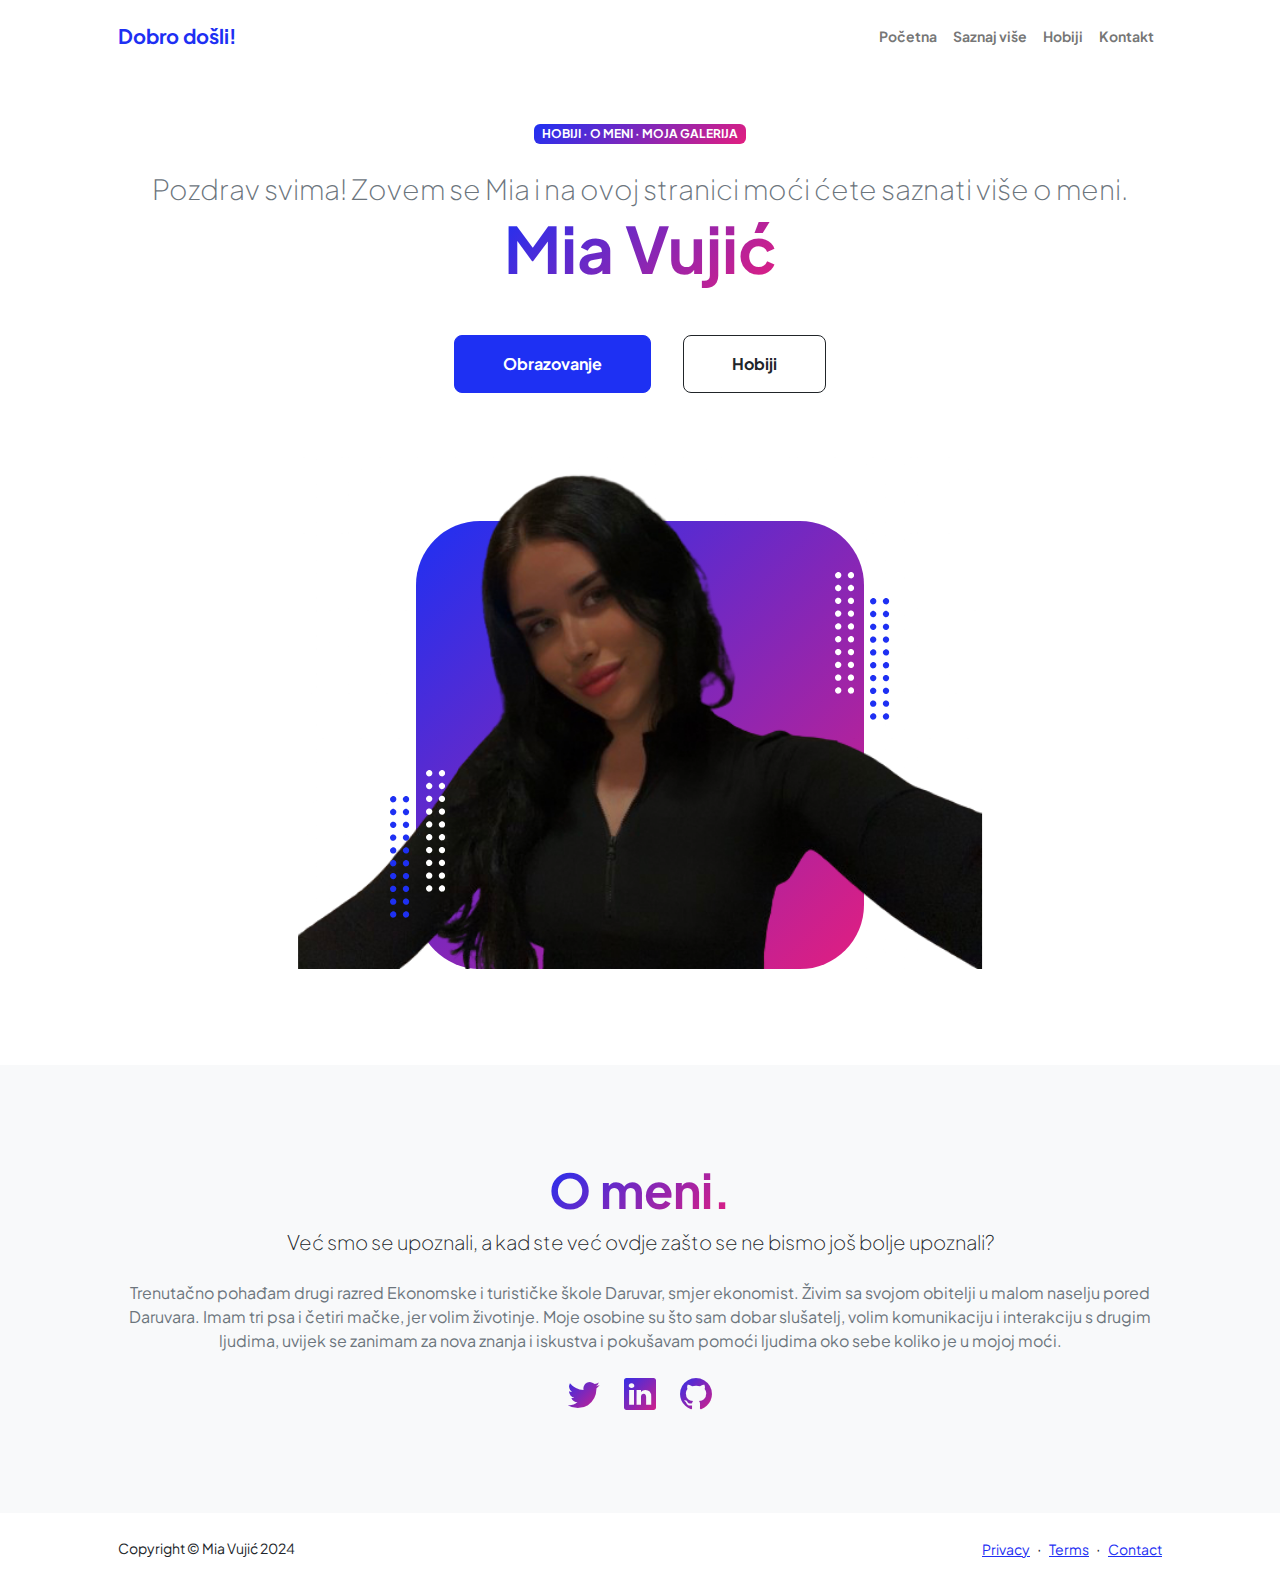
<file: index.html>
<!DOCTYPE html>
<html lang="en">
    <head>
        <meta charset="utf-8" />
        <meta name="viewport" content="width=device-width, initial-scale=1, shrink-to-fit=no" />
        <meta name="description" content="" />
        <meta name="author" content="" />
        <title>Mia Vujić</title>
        <!-- Favicon-->
        <link rel="icon" type="image/x-icon" href="assets/favicon.ico" />
        <!-- Custom Google font-->
        <link rel="preconnect" href="https://fonts.googleapis.com" />
        <link rel="preconnect" href="https://fonts.gstatic.com" crossorigin />
        <link href="https://fonts.googleapis.com/css2?family=Plus+Jakarta+Sans:wght@100;200;300;400;500;600;700;800;900&amp;display=swap" rel="stylesheet" />
        <!-- Bootstrap icons-->
        <link href="https://cdn.jsdelivr.net/npm/bootstrap-icons@1.8.1/font/bootstrap-icons.css" rel="stylesheet" />
        <!-- Core theme CSS (includes Bootstrap)-->
        <link href="css/styles.css" rel="stylesheet" />
    </head>
    <body class="d-flex flex-column h-100">
        <main class="flex-shrink-0">
            <!-- Navigation-->
            <nav class="navbar navbar-expand-lg navbar-light bg-white py-3">
                <div class="container px-5">
                    <a class="navbar-brand" href="index.html"><span class="fw-bolder text-primary">Dobro došli!</span></a>
                    <button class="navbar-toggler" type="button" data-bs-toggle="collapse" data-bs-target="#navbarSupportedContent" aria-controls="navbarSupportedContent" aria-expanded="false" aria-label="Toggle navigation"><span class="navbar-toggler-icon"></span></button>
                    <div class="collapse navbar-collapse" id="navbarSupportedContent">
                        <ul class="navbar-nav ms-auto mb-2 mb-lg-0 small fw-bolder">
                            <li class="nav-item"><a class="nav-link" href="index.html">Početna</a></li>
                            <li class="nav-item"><a class="nav-link" href="resume.html">Saznaj više</a></li>
                            <li class="nav-item"><a class="nav-link" href="projects.html">Hobiji</a></li>
                            <li class="nav-item"><a class="nav-link" href="contact.html">Kontakt</a></li>
                        </ul>
                    </div>
                </div>
            </nav>
            <!-- Header-->
            <header class="py-5">
                <div class="container px-5 pb-5">
                    <div class="row gx-5 align-items-center">
                        <div class="col-xxl-5">
                            <!-- Header text content-->
                            <div class="text-center text-xxl-start">
                                <div class="badge bg-gradient-primary-to-secondary text-white mb-4"><div class="text-uppercase">Hobiji &middot; O meni &middot; Moja galerija</div></div>
                                <div class="fs-3 fw-light text-muted">Pozdrav svima! Zovem se Mia i na ovoj stranici moći ćete saznati više o meni.</div>
                                <h1 class="display-3 fw-bolder mb-5"><span class="text-gradient d-inline">Mia Vujić</span></h1>
                                <div class="d-grid gap-3 d-sm-flex justify-content-sm-center justify-content-xxl-start mb-3">
                                    <a class="btn btn-primary btn-lg px-5 py-3 me-sm-3 fs-6 fw-bolder" href="resume.html">Obrazovanje</a>
                                    <a class="btn btn-outline-dark btn-lg px-5 py-3 fs-6 fw-bolder" href="projects.html">Hobiji</a>
                                </div>
                            </div>
                        </div>
                        <div class="col-xxl-7">
                            <!-- Header profile picture-->
                            <div class="d-flex justify-content-center mt-5 mt-xxl-0">
                                <div class="profile bg-gradient-primary-to-secondary">
                                    <!-- TIP: For best results, use a photo with a transparent background like the demo example below-->
                                    <!-- Watch a tutorial on how to do this on YouTube (link)-->
                                    <img class="profile-img" src="assets/IMG_8687.PNG" alt="..." />
                                    <div class="dots-1">
                                        <!-- SVG Dots-->
                                        <svg version="1.1" xmlns="http://www.w3.org/2000/svg" xmlns:xlink="http://www.w3.org/1999/xlink" x="0px" y="0px" viewBox="0 0 191.6 1215.4" style="enable-background: new 0 0 191.6 1215.4" xml:space="preserve">
                                            <g transform="translate(0.000000,1280.000000) scale(0.100000,-0.100000)">
                                                <path d="M227.7,12788.6c-105-35-200-141-222-248c-43-206,163-412,369-369c155,32,275,190,260,339c-11,105-90,213-190,262        C383.7,12801.6,289.7,12808.6,227.7,12788.6z"></path>
                                                <path d="M1507.7,12788.6c-151-50-253-216-222-362c25-119,136-230,254-255c194-41,395,142,375,339c-11,105-90,213-190,262        C1663.7,12801.6,1569.7,12808.6,1507.7,12788.6z"></path>
                                                <path d="M227.7,11508.6c-105-35-200-141-222-248c-43-206,163-412,369-369c155,32,275,190,260,339c-11,105-90,213-190,262        C383.7,11521.6,289.7,11528.6,227.7,11508.6z"></path>
                                                <path d="M1507.7,11508.6c-151-50-253-216-222-362c25-119,136-230,254-255c194-41,395,142,375,339c-11,105-90,213-190,262        C1663.7,11521.6,1569.7,11528.6,1507.7,11508.6z"></path>
                                                <path d="M227.7,10228.6c-105-35-200-141-222-248c-43-206,163-412,369-369c155,32,275,190,260,339c-11,105-90,213-190,262        C383.7,10241.6,289.7,10248.6,227.7,10228.6z"></path>
                                                <path d="M1507.7,10228.6c-105-35-200-141-222-248c-43-206,163-412,369-369c155,32,275,190,260,339c-11,105-90,213-190,262        C1663.7,10241.6,1569.7,10248.6,1507.7,10228.6z"></path>
                                                <path d="M227.7,8948.6c-105-35-200-141-222-248c-43-206,163-412,369-369c155,32,275,190,260,339c-11,105-90,213-190,262        C383.7,8961.6,289.7,8968.6,227.7,8948.6z"></path>
                                                <path d="M1507.7,8948.6c-105-35-200-141-222-248c-43-206,163-412,369-369c155,32,275,190,260,339c-11,105-90,213-190,262        C1663.7,8961.6,1569.7,8968.6,1507.7,8948.6z"></path>
                                                <path d="M227.7,7668.6c-105-35-200-141-222-248c-43-206,163-412,369-369c155,32,275,190,260,339c-11,105-90,213-190,262        C383.7,7681.6,289.7,7688.6,227.7,7668.6z"></path>
                                                <path d="M1507.7,7668.6c-105-35-200-141-222-248c-43-206,163-412,369-369c155,32,275,190,260,339c-11,105-90,213-190,262        C1663.7,7681.6,1569.7,7688.6,1507.7,7668.6z"></path>
                                                <path d="M227.7,6388.6c-105-35-200-141-222-248c-43-206,163-412,369-369c155,32,275,190,260,339c-11,105-90,213-190,262        C383.7,6401.6,289.7,6408.6,227.7,6388.6z"></path>
                                                <path d="M1507.7,6388.6c-105-35-200-141-222-248c-43-206,163-412,369-369c155,32,275,190,260,339c-11,105-90,213-190,262        C1663.7,6401.6,1569.7,6408.6,1507.7,6388.6z"></path>
                                                <path d="M227.7,5108.6c-105-35-200-141-222-248c-43-206,163-412,369-369c155,32,275,190,260,339c-11,105-90,213-190,262        C383.7,5121.6,289.7,5128.6,227.7,5108.6z"></path>
                                                <path d="M1507.7,5108.6c-105-35-200-141-222-248c-43-206,163-412,369-369c155,32,275,190,260,339c-11,105-90,213-190,262        C1663.7,5121.6,1569.7,5128.6,1507.7,5108.6z"></path>
                                                <path d="M227.7,3828.6c-105-35-200-141-222-248c-43-206,163-412,369-369c155,32,275,190,260,339c-11,105-90,213-190,262        C383.7,3841.6,289.7,3848.6,227.7,3828.6z"></path>
                                                <path d="M1507.7,3828.6c-105-35-200-141-222-248c-43-206,163-412,369-369c155,32,275,190,260,339c-11,105-90,213-190,262        C1663.7,3841.6,1569.7,3848.6,1507.7,3828.6z"></path>
                                                <path d="M227.7,2548.6c-105-35-200-141-222-248c-43-206,163-412,369-369c155,32,275,190,260,339c-11,105-90,213-190,262        C383.7,2561.6,289.7,2568.6,227.7,2548.6z"></path>
                                                <path d="M1507.7,2548.6c-105-35-200-141-222-248c-43-206,163-412,369-369c155,32,275,190,260,339c-11,105-90,213-190,262        C1663.7,2561.6,1569.7,2568.6,1507.7,2548.6z"></path>
                                                <path d="M227.7,1268.6c-105-35-200-141-222-248c-43-206,163-412,369-369c155,32,275,190,260,339c-11,105-90,213-190,262        C383.7,1281.6,289.7,1288.6,227.7,1268.6z"></path>
                                                <path d="M1507.7,1268.6c-105-35-200-141-222-248c-43-206,163-412,369-369c155,32,275,190,260,339c-11,105-90,213-190,262        C1663.7,1281.6,1569.7,1288.6,1507.7,1268.6z"></path>
                                            </g>
                                        </svg>
                                        <!-- END of SVG dots-->
                                    </div>
                                    <div class="dots-2">
                                        <!-- SVG Dots-->
                                        <svg version="1.1" xmlns="http://www.w3.org/2000/svg" xmlns:xlink="http://www.w3.org/1999/xlink" x="0px" y="0px" viewBox="0 0 191.6 1215.4" style="enable-background: new 0 0 191.6 1215.4" xml:space="preserve">
                                            <g transform="translate(0.000000,1280.000000) scale(0.100000,-0.100000)">
                                                <path d="M227.7,12788.6c-105-35-200-141-222-248c-43-206,163-412,369-369c155,32,275,190,260,339c-11,105-90,213-190,262        C383.7,12801.6,289.7,12808.6,227.7,12788.6z"></path>
                                                <path d="M1507.7,12788.6c-151-50-253-216-222-362c25-119,136-230,254-255c194-41,395,142,375,339c-11,105-90,213-190,262        C1663.7,12801.6,1569.7,12808.6,1507.7,12788.6z"></path>
                                                <path d="M227.7,11508.6c-105-35-200-141-222-248c-43-206,163-412,369-369c155,32,275,190,260,339c-11,105-90,213-190,262        C383.7,11521.6,289.7,11528.6,227.7,11508.6z"></path>
                                                <path d="M1507.7,11508.6c-151-50-253-216-222-362c25-119,136-230,254-255c194-41,395,142,375,339c-11,105-90,213-190,262        C1663.7,11521.6,1569.7,11528.6,1507.7,11508.6z"></path>
                                                <path d="M227.7,10228.6c-105-35-200-141-222-248c-43-206,163-412,369-369c155,32,275,190,260,339c-11,105-90,213-190,262        C383.7,10241.6,289.7,10248.6,227.7,10228.6z"></path>
                                                <path d="M1507.7,10228.6c-105-35-200-141-222-248c-43-206,163-412,369-369c155,32,275,190,260,339c-11,105-90,213-190,262        C1663.7,10241.6,1569.7,10248.6,1507.7,10228.6z"></path>
                                                <path d="M227.7,8948.6c-105-35-200-141-222-248c-43-206,163-412,369-369c155,32,275,190,260,339c-11,105-90,213-190,262        C383.7,8961.6,289.7,8968.6,227.7,8948.6z"></path>
                                                <path d="M1507.7,8948.6c-105-35-200-141-222-248c-43-206,163-412,369-369c155,32,275,190,260,339c-11,105-90,213-190,262        C1663.7,8961.6,1569.7,8968.6,1507.7,8948.6z"></path>
                                                <path d="M227.7,7668.6c-105-35-200-141-222-248c-43-206,163-412,369-369c155,32,275,190,260,339c-11,105-90,213-190,262        C383.7,7681.6,289.7,7688.6,227.7,7668.6z"></path>
                                                <path d="M1507.7,7668.6c-105-35-200-141-222-248c-43-206,163-412,369-369c155,32,275,190,260,339c-11,105-90,213-190,262        C1663.7,7681.6,1569.7,7688.6,1507.7,7668.6z"></path>
                                                <path d="M227.7,6388.6c-105-35-200-141-222-248c-43-206,163-412,369-369c155,32,275,190,260,339c-11,105-90,213-190,262        C383.7,6401.6,289.7,6408.6,227.7,6388.6z"></path>
                                                <path d="M1507.7,6388.6c-105-35-200-141-222-248c-43-206,163-412,369-369c155,32,275,190,260,339c-11,105-90,213-190,262        C1663.7,6401.6,1569.7,6408.6,1507.7,6388.6z"></path>
                                                <path d="M227.7,5108.6c-105-35-200-141-222-248c-43-206,163-412,369-369c155,32,275,190,260,339c-11,105-90,213-190,262        C383.7,5121.6,289.7,5128.6,227.7,5108.6z"></path>
                                                <path d="M1507.7,5108.6c-105-35-200-141-222-248c-43-206,163-412,369-369c155,32,275,190,260,339c-11,105-90,213-190,262        C1663.7,5121.6,1569.7,5128.6,1507.7,5108.6z"></path>
                                                <path d="M227.7,3828.6c-105-35-200-141-222-248c-43-206,163-412,369-369c155,32,275,190,260,339c-11,105-90,213-190,262        C383.7,3841.6,289.7,3848.6,227.7,3828.6z"></path>
                                                <path d="M1507.7,3828.6c-105-35-200-141-222-248c-43-206,163-412,369-369c155,32,275,190,260,339c-11,105-90,213-190,262        C1663.7,3841.6,1569.7,3848.6,1507.7,3828.6z"></path>
                                                <path d="M227.7,2548.6c-105-35-200-141-222-248c-43-206,163-412,369-369c155,32,275,190,260,339c-11,105-90,213-190,262        C383.7,2561.6,289.7,2568.6,227.7,2548.6z"></path>
                                                <path d="M1507.7,2548.6c-105-35-200-141-222-248c-43-206,163-412,369-369c155,32,275,190,260,339c-11,105-90,213-190,262        C1663.7,2561.6,1569.7,2568.6,1507.7,2548.6z"></path>
                                                <path d="M227.7,1268.6c-105-35-200-141-222-248c-43-206,163-412,369-369c155,32,275,190,260,339c-11,105-90,213-190,262        C383.7,1281.6,289.7,1288.6,227.7,1268.6z"></path>
                                                <path d="M1507.7,1268.6c-105-35-200-141-222-248c-43-206,163-412,369-369c155,32,275,190,260,339c-11,105-90,213-190,262        C1663.7,1281.6,1569.7,1288.6,1507.7,1268.6z"></path>
                                            </g>
                                        </svg>
                                        <!-- END of SVG dots-->
                                    </div>
                                    <div class="dots-3">
                                        <!-- SVG Dots-->
                                        <svg version="1.1" xmlns="http://www.w3.org/2000/svg" xmlns:xlink="http://www.w3.org/1999/xlink" x="0px" y="0px" viewBox="0 0 191.6 1215.4" style="enable-background: new 0 0 191.6 1215.4" xml:space="preserve">
                                            <g transform="translate(0.000000,1280.000000) scale(0.100000,-0.100000)">
                                                <path d="M227.7,12788.6c-105-35-200-141-222-248c-43-206,163-412,369-369c155,32,275,190,260,339c-11,105-90,213-190,262        C383.7,12801.6,289.7,12808.6,227.7,12788.6z"></path>
                                                <path d="M1507.7,12788.6c-151-50-253-216-222-362c25-119,136-230,254-255c194-41,395,142,375,339c-11,105-90,213-190,262        C1663.7,12801.6,1569.7,12808.6,1507.7,12788.6z"></path>
                                                <path d="M227.7,11508.6c-105-35-200-141-222-248c-43-206,163-412,369-369c155,32,275,190,260,339c-11,105-90,213-190,262        C383.7,11521.6,289.7,11528.6,227.7,11508.6z"></path>
                                                <path d="M1507.7,11508.6c-151-50-253-216-222-362c25-119,136-230,254-255c194-41,395,142,375,339c-11,105-90,213-190,262        C1663.7,11521.6,1569.7,11528.6,1507.7,11508.6z"></path>
                                                <path d="M227.7,10228.6c-105-35-200-141-222-248c-43-206,163-412,369-369c155,32,275,190,260,339c-11,105-90,213-190,262        C383.7,10241.6,289.7,10248.6,227.7,10228.6z"></path>
                                                <path d="M1507.7,10228.6c-105-35-200-141-222-248c-43-206,163-412,369-369c155,32,275,190,260,339c-11,105-90,213-190,262        C1663.7,10241.6,1569.7,10248.6,1507.7,10228.6z"></path>
                                                <path d="M227.7,8948.6c-105-35-200-141-222-248c-43-206,163-412,369-369c155,32,275,190,260,339c-11,105-90,213-190,262        C383.7,8961.6,289.7,8968.6,227.7,8948.6z"></path>
                                                <path d="M1507.7,8948.6c-105-35-200-141-222-248c-43-206,163-412,369-369c155,32,275,190,260,339c-11,105-90,213-190,262        C1663.7,8961.6,1569.7,8968.6,1507.7,8948.6z"></path>
                                                <path d="M227.7,7668.6c-105-35-200-141-222-248c-43-206,163-412,369-369c155,32,275,190,260,339c-11,105-90,213-190,262        C383.7,7681.6,289.7,7688.6,227.7,7668.6z"></path>
                                                <path d="M1507.7,7668.6c-105-35-200-141-222-248c-43-206,163-412,369-369c155,32,275,190,260,339c-11,105-90,213-190,262        C1663.7,7681.6,1569.7,7688.6,1507.7,7668.6z"></path>
                                                <path d="M227.7,6388.6c-105-35-200-141-222-248c-43-206,163-412,369-369c155,32,275,190,260,339c-11,105-90,213-190,262        C383.7,6401.6,289.7,6408.6,227.7,6388.6z"></path>
                                                <path d="M1507.7,6388.6c-105-35-200-141-222-248c-43-206,163-412,369-369c155,32,275,190,260,339c-11,105-90,213-190,262        C1663.7,6401.6,1569.7,6408.6,1507.7,6388.6z"></path>
                                                <path d="M227.7,5108.6c-105-35-200-141-222-248c-43-206,163-412,369-369c155,32,275,190,260,339c-11,105-90,213-190,262        C383.7,5121.6,289.7,5128.6,227.7,5108.6z"></path>
                                                <path d="M1507.7,5108.6c-105-35-200-141-222-248c-43-206,163-412,369-369c155,32,275,190,260,339c-11,105-90,213-190,262        C1663.7,5121.6,1569.7,5128.6,1507.7,5108.6z"></path>
                                                <path d="M227.7,3828.6c-105-35-200-141-222-248c-43-206,163-412,369-369c155,32,275,190,260,339c-11,105-90,213-190,262        C383.7,3841.6,289.7,3848.6,227.7,3828.6z"></path>
                                                <path d="M1507.7,3828.6c-105-35-200-141-222-248c-43-206,163-412,369-369c155,32,275,190,260,339c-11,105-90,213-190,262        C1663.7,3841.6,1569.7,3848.6,1507.7,3828.6z"></path>
                                                <path d="M227.7,2548.6c-105-35-200-141-222-248c-43-206,163-412,369-369c155,32,275,190,260,339c-11,105-90,213-190,262        C383.7,2561.6,289.7,2568.6,227.7,2548.6z"></path>
                                                <path d="M1507.7,2548.6c-105-35-200-141-222-248c-43-206,163-412,369-369c155,32,275,190,260,339c-11,105-90,213-190,262        C1663.7,2561.6,1569.7,2568.6,1507.7,2548.6z"></path>
                                                <path d="M227.7,1268.6c-105-35-200-141-222-248c-43-206,163-412,369-369c155,32,275,190,260,339c-11,105-90,213-190,262        C383.7,1281.6,289.7,1288.6,227.7,1268.6z"></path>
                                                <path d="M1507.7,1268.6c-105-35-200-141-222-248c-43-206,163-412,369-369c155,32,275,190,260,339c-11,105-90,213-190,262        C1663.7,1281.6,1569.7,1288.6,1507.7,1268.6z"></path>
                                            </g>
                                        </svg>
                                        <!-- END of SVG dots-->
                                    </div>
                                    <div class="dots-4">
                                        <!-- SVG Dots-->
                                        <svg version="1.1" xmlns="http://www.w3.org/2000/svg" xmlns:xlink="http://www.w3.org/1999/xlink" x="0px" y="0px" viewBox="0 0 191.6 1215.4" style="enable-background: new 0 0 191.6 1215.4" xml:space="preserve">
                                            <g transform="translate(0.000000,1280.000000) scale(0.100000,-0.100000)">
                                                <path d="M227.7,12788.6c-105-35-200-141-222-248c-43-206,163-412,369-369c155,32,275,190,260,339c-11,105-90,213-190,262        C383.7,12801.6,289.7,12808.6,227.7,12788.6z"></path>
                                                <path d="M1507.7,12788.6c-151-50-253-216-222-362c25-119,136-230,254-255c194-41,395,142,375,339c-11,105-90,213-190,262        C1663.7,12801.6,1569.7,12808.6,1507.7,12788.6z"></path>
                                                <path d="M227.7,11508.6c-105-35-200-141-222-248c-43-206,163-412,369-369c155,32,275,190,260,339c-11,105-90,213-190,262        C383.7,11521.6,289.7,11528.6,227.7,11508.6z"></path>
                                                <path d="M1507.7,11508.6c-151-50-253-216-222-362c25-119,136-230,254-255c194-41,395,142,375,339c-11,105-90,213-190,262        C1663.7,11521.6,1569.7,11528.6,1507.7,11508.6z"></path>
                                                <path d="M227.7,10228.6c-105-35-200-141-222-248c-43-206,163-412,369-369c155,32,275,190,260,339c-11,105-90,213-190,262        C383.7,10241.6,289.7,10248.6,227.7,10228.6z"></path>
                                                <path d="M1507.7,10228.6c-105-35-200-141-222-248c-43-206,163-412,369-369c155,32,275,190,260,339c-11,105-90,213-190,262        C1663.7,10241.6,1569.7,10248.6,1507.7,10228.6z"></path>
                                                <path d="M227.7,8948.6c-105-35-200-141-222-248c-43-206,163-412,369-369c155,32,275,190,260,339c-11,105-90,213-190,262        C383.7,8961.6,289.7,8968.6,227.7,8948.6z"></path>
                                                <path d="M1507.7,8948.6c-105-35-200-141-222-248c-43-206,163-412,369-369c155,32,275,190,260,339c-11,105-90,213-190,262        C1663.7,8961.6,1569.7,8968.6,1507.7,8948.6z"></path>
                                                <path d="M227.7,7668.6c-105-35-200-141-222-248c-43-206,163-412,369-369c155,32,275,190,260,339c-11,105-90,213-190,262        C383.7,7681.6,289.7,7688.6,227.7,7668.6z"></path>
                                                <path d="M1507.7,7668.6c-105-35-200-141-222-248c-43-206,163-412,369-369c155,32,275,190,260,339c-11,105-90,213-190,262        C1663.7,7681.6,1569.7,7688.6,1507.7,7668.6z"></path>
                                                <path d="M227.7,6388.6c-105-35-200-141-222-248c-43-206,163-412,369-369c155,32,275,190,260,339c-11,105-90,213-190,262        C383.7,6401.6,289.7,6408.6,227.7,6388.6z"></path>
                                                <path d="M1507.7,6388.6c-105-35-200-141-222-248c-43-206,163-412,369-369c155,32,275,190,260,339c-11,105-90,213-190,262        C1663.7,6401.6,1569.7,6408.6,1507.7,6388.6z"></path>
                                                <path d="M227.7,5108.6c-105-35-200-141-222-248c-43-206,163-412,369-369c155,32,275,190,260,339c-11,105-90,213-190,262        C383.7,5121.6,289.7,5128.6,227.7,5108.6z"></path>
                                                <path d="M1507.7,5108.6c-105-35-200-141-222-248c-43-206,163-412,369-369c155,32,275,190,260,339c-11,105-90,213-190,262        C1663.7,5121.6,1569.7,5128.6,1507.7,5108.6z"></path>
                                                <path d="M227.7,3828.6c-105-35-200-141-222-248c-43-206,163-412,369-369c155,32,275,190,260,339c-11,105-90,213-190,262        C383.7,3841.6,289.7,3848.6,227.7,3828.6z"></path>
                                                <path d="M1507.7,3828.6c-105-35-200-141-222-248c-43-206,163-412,369-369c155,32,275,190,260,339c-11,105-90,213-190,262        C1663.7,3841.6,1569.7,3848.6,1507.7,3828.6z"></path>
                                                <path d="M227.7,2548.6c-105-35-200-141-222-248c-43-206,163-412,369-369c155,32,275,190,260,339c-11,105-90,213-190,262        C383.7,2561.6,289.7,2568.6,227.7,2548.6z"></path>
                                                <path d="M1507.7,2548.6c-105-35-200-141-222-248c-43-206,163-412,369-369c155,32,275,190,260,339c-11,105-90,213-190,262        C1663.7,2561.6,1569.7,2568.6,1507.7,2548.6z"></path>
                                                <path d="M227.7,1268.6c-105-35-200-141-222-248c-43-206,163-412,369-369c155,32,275,190,260,339c-11,105-90,213-190,262        C383.7,1281.6,289.7,1288.6,227.7,1268.6z"></path>
                                                <path d="M1507.7,1268.6c-105-35-200-141-222-248c-43-206,163-412,369-369c155,32,275,190,260,339c-11,105-90,213-190,262        C1663.7,1281.6,1569.7,1288.6,1507.7,1268.6z"></path>
                                            </g>
                                        </svg>
                                        <!-- END of SVG dots-->
                                    </div>
                                </div>
                            </div>
                        </div>
                    </div>
                </div>
            </header>
            <!-- About Section-->
            <section class="bg-light py-5">
                <div class="container px-5">
                    <div class="row gx-5 justify-content-center">
                        <div class="col-xxl-8">
                            <div class="text-center my-5">
                                <h2 class="display-5 fw-bolder"><span class="text-gradient d-inline">O meni.</span></h2>
                                <p class="lead fw-light mb-4">Već smo se upoznali, a kad ste već ovdje zašto se ne bismo još bolje upoznali?</p>
                                <p class="text-muted">Trenutačno pohađam drugi razred Ekonomske i turističke škole Daruvar, smjer ekonomist. Živim sa svojom obitelji u malom naselju pored Daruvara. Imam tri psa i četiri mačke, jer volim životinje. Moje osobine su što sam dobar slušatelj, volim komunikaciju i interakciju s drugim ljudima, uvijek se zanimam za nova znanja i iskustva i pokušavam pomoći ljudima oko sebe koliko je u mojoj moći.</p>
                                <div class="d-flex justify-content-center fs-2 gap-4">
                                    <a class="text-gradient" href="#!"><i class="bi bi-twitter"></i></a>
                                    <a class="text-gradient" href="#!"><i class="bi bi-linkedin"></i></a>
                                    <a class="text-gradient" href="#!"><i class="bi bi-github"></i></a>
                                </div>
                            </div>
                        </div>
                    </div>
                </div>
            </section>
        </main>
        <!-- Footer-->
        <footer class="bg-white py-4 mt-auto">
            <div class="container px-5">
                <div class="row align-items-center justify-content-between flex-column flex-sm-row">
                    <div class="col-auto"><div class="small m-0">Copyright &copy; Mia Vujić 2024</div></div>
                    <div class="col-auto">
                        <a class="small" href="#!">Privacy</a>
                        <span class="mx-1">&middot;</span>
                        <a class="small" href="#!">Terms</a>
                        <span class="mx-1">&middot;</span>
                        <a class="small" href="#!">Contact</a>
                    </div>
                </div>
            </div>
        </footer>
        <!-- Bootstrap core JS-->
        <script src="https://cdn.jsdelivr.net/npm/bootstrap@5.2.3/dist/js/bootstrap.bundle.min.js"></script>
        <!-- Core theme JS-->
        <script src="js/scripts.js"></script>
    </body>
</html>
</file>
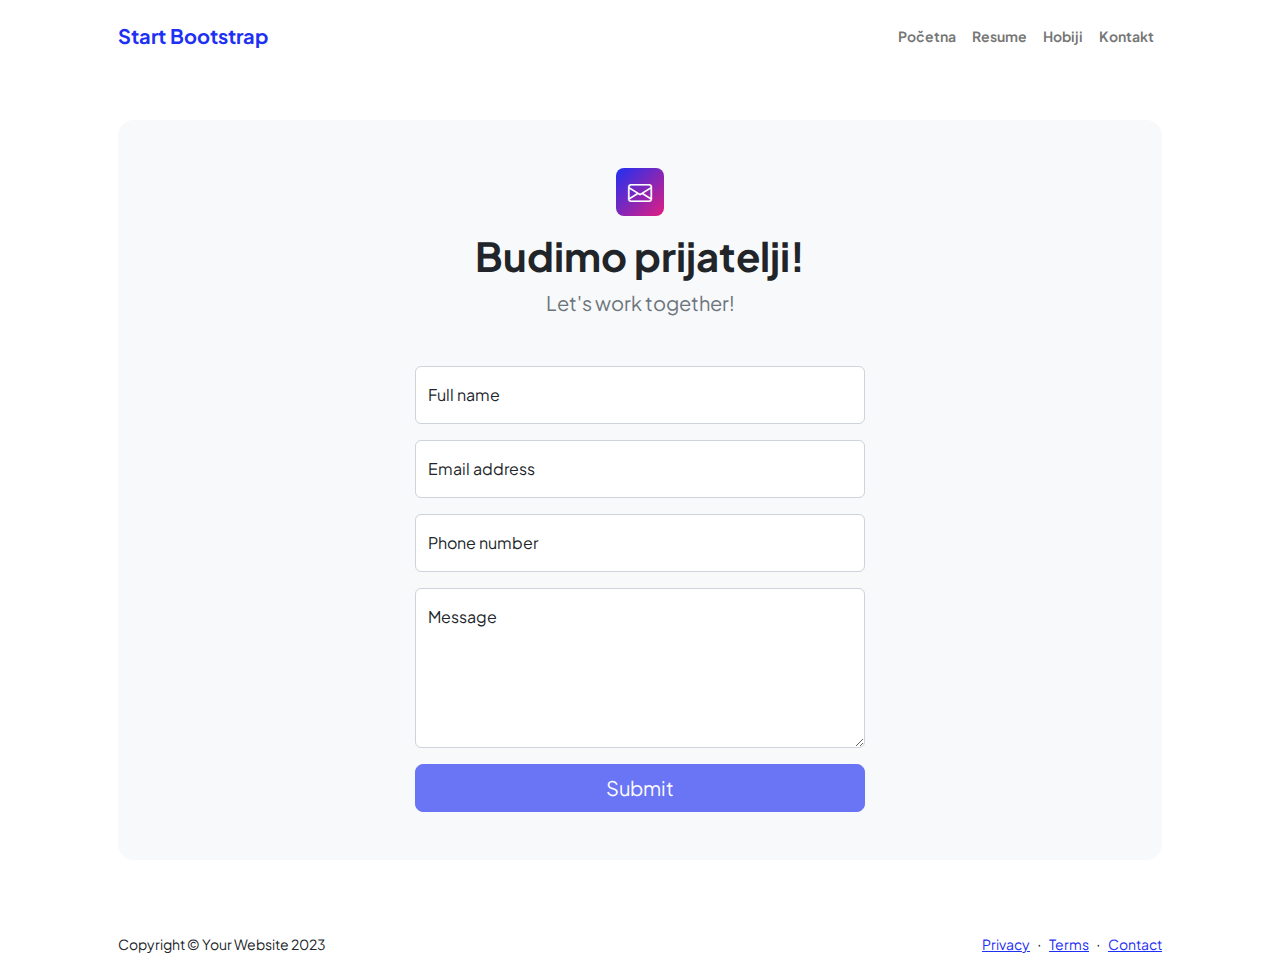
<file: contact.html>
<!DOCTYPE html>
<html lang="en">
    <head>
        <meta charset="utf-8" />
        <meta name="viewport" content="width=device-width, initial-scale=1, shrink-to-fit=no" />
        <meta name="description" content />
        <meta name="author" content />
        <title>Kontakt
        </title>
        <!-- Favicon-->
        <link rel="icon" type="image/x-icon" href="assets/favicon.ico" />
        <!-- Custom Google font-->
        <link rel="preconnect" href="https://fonts.googleapis.com" />
        <link rel="preconnect" href="https://fonts.gstatic.com" crossorigin />
        <link href="https://fonts.googleapis.com/css2?family=Plus+Jakarta+Sans:wght@100;200;300;400;500;600;700;800;900&amp;display=swap" rel="stylesheet" />
        <!-- Bootstrap icons-->
        <link href="https://cdn.jsdelivr.net/npm/bootstrap-icons@1.8.1/font/bootstrap-icons.css" rel="stylesheet" />
        <!-- Core theme CSS (includes Bootstrap)-->
        <link href="css/styles.css" rel="stylesheet" />
    </head>
    <body class="d-flex flex-column">
        <main class="flex-shrink-0">
            <!-- Navigation-->
            <nav class="navbar navbar-expand-lg navbar-light bg-white py-3">
                <div class="container px-5">
                    <a class="navbar-brand" href="index.html"><span class="fw-bolder text-primary">Start Bootstrap</span></a>
                    <button class="navbar-toggler" type="button" data-bs-toggle="collapse" data-bs-target="#navbarSupportedContent" aria-controls="navbarSupportedContent" aria-expanded="false" aria-label="Toggle navigation"><span class="navbar-toggler-icon"></span></button>
                    <div class="collapse navbar-collapse" id="navbarSupportedContent">
                        <ul class="navbar-nav ms-auto mb-2 mb-lg-0 small fw-bolder">
                            <li class="nav-item"><a class="nav-link" href="index.html">Početna</a></li>
                            <li class="nav-item"><a class="nav-link" href="resume.html">Resume</a></li>
                            <li class="nav-item"><a class="nav-link" href="projects.html">Hobiji</a></li>
                            <li class="nav-item"><a class="nav-link" href="contact.html">Kontakt</a></li>
                        </ul>
                    </div>
                </div>
            </nav>
            <!-- Page content-->
            <section class="py-5">
                <div class="container px-5">
                    <!-- Contact form-->
                    <div class="bg-light rounded-4 py-5 px-4 px-md-5">
                        <div class="text-center mb-5">
                            <div class="feature bg-primary bg-gradient-primary-to-secondary text-white rounded-3 mb-3"><i class="bi bi-envelope"></i></div>
                            <h1 class="fw-bolder">Budimo prijatelji!</h1>
                            <p class="lead fw-normal text-muted mb-0">Let's work together!</p>
                        </div>
                        <div class="row gx-5 justify-content-center">
                            <div class="col-lg-8 col-xl-6">
                                <!-- * * * * * * * * * * * * * * *-->
                                <!-- * * SB Forms Contact Form * *-->
                                <!-- * * * * * * * * * * * * * * *-->
                                <!-- This form is pre-integrated with SB Forms.-->
                                <!-- To make this form functional, sign up at-->
                                <!-- https://startbootstrap.com/solution/contact-forms-->
                                <!-- to get an API token!-->
                                <form id="contactForm" data-sb-form-api-token="API_TOKEN">
                                    <!-- Name input-->
                                    <div class="form-floating mb-3">
                                        <input class="form-control" id="name" type="text" placeholder="Enter your name..." data-sb-validations="required" />
                                        <label for="name">Full name</label>
                                        <div class="invalid-feedback" data-sb-feedback="name:required">A name is required.</div>
                                    </div>
                                    <!-- Email address input-->
                                    <div class="form-floating mb-3">
                                        <input class="form-control" id="email" type="email" placeholder="name@example.com" data-sb-validations="required,email" />
                                        <label for="email">Email address</label>
                                        <div class="invalid-feedback" data-sb-feedback="email:required">An email is required.</div>
                                        <div class="invalid-feedback" data-sb-feedback="email:email">Email is not valid.</div>
                                    </div>
                                    <!-- Phone number input-->
                                    <div class="form-floating mb-3">
                                        <input class="form-control" id="phone" type="tel" placeholder="(123) 456-7890" data-sb-validations="required" />
                                        <label for="phone">Phone number</label>
                                        <div class="invalid-feedback" data-sb-feedback="phone:required">A phone number is required.</div>
                                    </div>
                                    <!-- Message input-->
                                    <div class="form-floating mb-3">
                                        <textarea class="form-control" id="message" type="text" placeholder="Enter your message here..." style="height: 10rem" data-sb-validations="required"></textarea>
                                        <label for="message">Message</label>
                                        <div class="invalid-feedback" data-sb-feedback="message:required">A message is required.</div>
                                    </div>
                                    <!-- Submit success message-->
                                    <!---->
                                    <!-- This is what your users will see when the form-->
                                    <!-- has successfully submitted-->
                                    <div class="d-none" id="submitSuccessMessage">
                                        <div class="text-center mb-3">
                                            <div class="fw-bolder">Form submission successful!</div>
                                            To activate this form, sign up at
                                            <br />
                                            <a href="https://startbootstrap.com/solution/contact-forms">https://startbootstrap.com/solution/contact-forms</a>
                                        </div>
                                    </div>
                                    <!-- Submit error message-->
                                    <!---->
                                    <!-- This is what your users will see when there is-->
                                    <!-- an error submitting the form-->
                                    <div class="d-none" id="submitErrorMessage"><div class="text-center text-danger mb-3">Error sending message!</div></div>
                                    <!-- Submit Button-->
                                    <div class="d-grid"><button class="btn btn-primary btn-lg disabled" id="submitButton" type="submit">Submit</button></div>
                                </form>
                            </div>
                        </div>
                    </div>
                </div>
            </section>
        </main>
        <!-- Footer-->
        <footer class="bg-white py-4 mt-auto">
            <div class="container px-5">
                <div class="row align-items-center justify-content-between flex-column flex-sm-row">
                    <div class="col-auto"><div class="small m-0">Copyright &copy; Your Website 2023</div></div>
                    <div class="col-auto">
                        <a class="small" href="#!">Privacy</a>
                        <span class="mx-1">&middot;</span>
                        <a class="small" href="#!">Terms</a>
                        <span class="mx-1">&middot;</span>
                        <a class="small" href="#!">Contact</a>
                    </div>
                </div>
            </div>
        </footer>
        <!-- Bootstrap core JS-->
        <script src="https://cdn.jsdelivr.net/npm/bootstrap@5.2.3/dist/js/bootstrap.bundle.min.js"></script>
        <!-- Core theme JS-->
        <script src="js/scripts.js"></script>
        <!-- * * * * * * * * * * * * * * * * * * * * * * * * * * * * * * * * * * * * * * * *-->
        <!-- * *                               SB Forms JS                               * *-->
        <!-- * * Activate your form at https://startbootstrap.com/solution/contact-forms * *-->
        <!-- * * * * * * * * * * * * * * * * * * * * * * * * * * * * * * * * * * * * * * * *-->
        <script src="https://cdn.startbootstrap.com/sb-forms-latest.js"></script>
    </body>
</html>
</file>
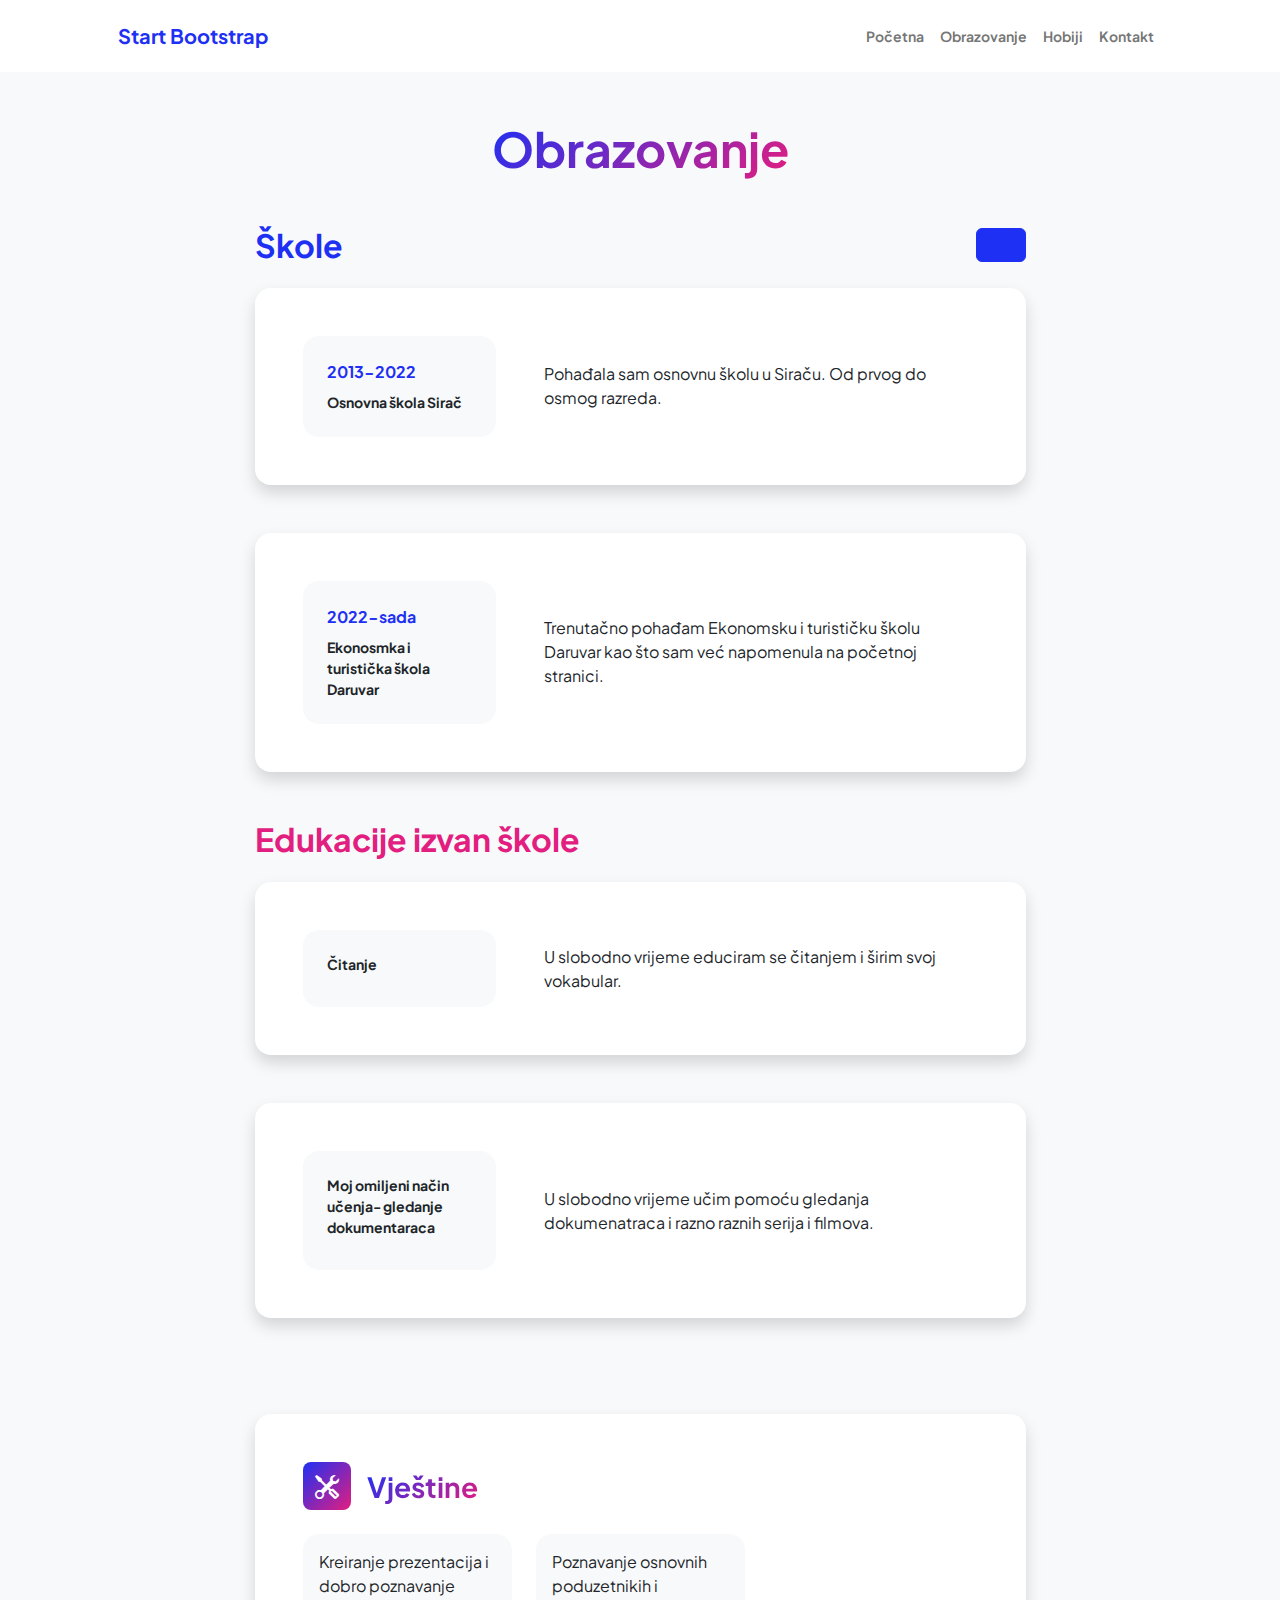
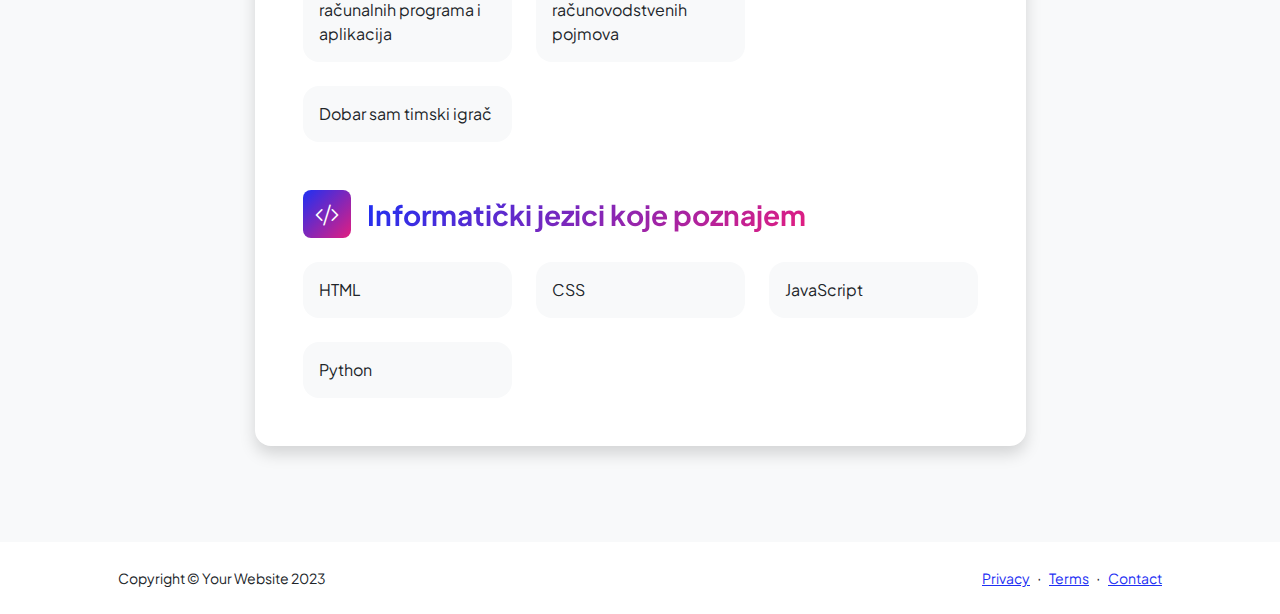
<file: resume.html>
<!DOCTYPE html>
<html lang="en">
    <head>
        <meta charset="utf-8" />
        <meta name="viewport" content="width=device-width, initial-scale=1, shrink-to-fit=no" />
        <meta name="description" content="" />
        <meta name="author" content="" />
        <title>Personal - Start Bootstrap Template</title>
        <!-- Favicon-->
        <link rel="icon" type="image/x-icon" href="assets/favicon.ico" />
        <!-- Custom Google font-->
        <link rel="preconnect" href="https://fonts.googleapis.com" />
        <link rel="preconnect" href="https://fonts.gstatic.com" crossorigin />
        <link href="https://fonts.googleapis.com/css2?family=Plus+Jakarta+Sans:wght@100;200;300;400;500;600;700;800;900&amp;display=swap" rel="stylesheet" />
        <!-- Bootstrap icons-->
        <link href="https://cdn.jsdelivr.net/npm/bootstrap-icons@1.8.1/font/bootstrap-icons.css" rel="stylesheet" />
        <!-- Core theme CSS (includes Bootstrap)-->
        <link href="css/styles.css" rel="stylesheet" />
    </head>
    <body class="d-flex flex-column h-100 bg-light">
        <main class="flex-shrink-0">
            <!-- Navigation-->
            <nav class="navbar navbar-expand-lg navbar-light bg-white py-3">
                <div class="container px-5">
                    <a class="navbar-brand" href="index.html"><span class="fw-bolder text-primary">Start Bootstrap</span></a>
                    <button class="navbar-toggler" type="button" data-bs-toggle="collapse" data-bs-target="#navbarSupportedContent" aria-controls="navbarSupportedContent" aria-expanded="false" aria-label="Toggle navigation"><span class="navbar-toggler-icon"></span></button>
                    <div class="collapse navbar-collapse" id="navbarSupportedContent">
                        <ul class="navbar-nav ms-auto mb-2 mb-lg-0 small fw-bolder">
                            <li class="nav-item"><a class="nav-link" href="index.html">Početna</a></li>
                            <li class="nav-item"><a class="nav-link" href="resume.html">Obrazovanje</a></li>
                            <li class="nav-item"><a class="nav-link" href="projects.html">Hobiji</a></li>
                            <li class="nav-item"><a class="nav-link" href="contact.html">Kontakt</a></li>
                        </ul>
                    </div>
                </div>
            </nav>
            <!-- Page Content-->
            <div class="container px-5 my-5">
                <div class="text-center mb-5">
                    <h1 class="display-5 fw-bolder mb-0"><span class="text-gradient d-inline">Obrazovanje</span></h1>
                </div>
                <div class="row gx-5 justify-content-center">
                    <div class="col-lg-11 col-xl-9 col-xxl-8">
                        <!-- Experience Section-->
                        <section>
                            <div class="d-flex align-items-center justify-content-between mb-4">
                                <h2 class="text-primary fw-bolder mb-0">Škole</h2>
                                <!-- Download resume button-->
                                <!-- Note: Set the link href target to a PDF file within your project-->
                                <a class="btn btn-primary px-4 py-3" href="#!">
                                    
                                </a>
                            </div>
                            <!-- Experience Card 1-->
                            <div class="card shadow border-0 rounded-4 mb-5">
                                <div class="card-body p-5">
                                    <div class="row align-items-center gx-5">
                                        <div class="col text-center text-lg-start mb-4 mb-lg-0">
                                            <div class="bg-light p-4 rounded-4">
                                                <div class="text-primary fw-bolder mb-2">2013-2022</div>
                                                <div class="small fw-bolder">Osnovna škola Sirač</div>
                                                
                                            </div>
                                        </div>
                                        <div class="col-lg-8"><div>Pohađala sam osnovnu školu u Siraču. Od prvog do osmog razreda.</div></div>
                                    </div>
                                </div>
                            </div>
                            <!-- Experience Card 2-->
                            <div class="card shadow border-0 rounded-4 mb-5">
                                <div class="card-body p-5">
                                    <div class="row align-items-center gx-5">
                                        <div class="col text-center text-lg-start mb-4 mb-lg-0">
                                            <div class="bg-light p-4 rounded-4">
                                                <div class="text-primary fw-bolder mb-2">2022-sada</div>
                                                <div class="small fw-bolder">Ekonosmka i turistička škola Daruvar</div>
                                                
                                            </div>
                                        </div>
                                        <div class="col-lg-8"><div>Trenutačno pohađam Ekonomsku i turističku školu Daruvar kao što sam već napomenula na početnoj stranici.</div></div>
                                    </div>
                                </div>
                            </div>
                        </section>
                        <!-- Education Section-->
                        <section>
                            <h2 class="text-secondary fw-bolder mb-4">Edukacije izvan škole</h2>
                            <!-- Education Card 1-->
                            <div class="card shadow border-0 rounded-4 mb-5">
                                <div class="card-body p-5">
                                    <div class="row align-items-center gx-5">
                                        <div class="col text-center text-lg-start mb-4 mb-lg-0">
                                            <div class="bg-light p-4 rounded-4">
                                                
                                                <div class="mb-2">
                                                    <div class="small fw-bolder">Čitanje</div>
                                                   
                                                </div>
                                                <div class="fst-italic">
                                                    
                                                </div>
                                            </div>
                                        </div>
                                        <div class="col-lg-8"><div>U slobodno vrijeme educiram se čitanjem i širim svoj vokabular.</div></div>
                                    </div>
                                </div>
                            </div>
                            <!-- Education Card 2-->
                            <div class="card shadow border-0 rounded-4 mb-5">
                                <div class="card-body p-5">
                                    <div class="row align-items-center gx-5">
                                        <div class="col text-center text-lg-start mb-4 mb-lg-0">
                                            <div class="bg-light p-4 rounded-4">
                                                
                                                <div class="mb-2">
                                                    <div class="small fw-bolder">Moj omiljeni način učenja- gledanje dokumentaraca</div>
                                                   
                                                </div>
                                                <div class="fst-italic">
                                                    
                                                </div>
                                            </div>
                                        </div>
                                        <div class="col-lg-8"><div>U slobodno vrijeme učim pomoću gledanja dokumenatraca i razno raznih serija i filmova.</div></div>
                                    </div>
                                </div>
                            </div>
                        </section>
                        <!-- Divider-->
                        <div class="pb-5"></div>
                        <!-- Skills Section-->
                        <section>
                            <!-- Skillset Card-->
                            <div class="card shadow border-0 rounded-4 mb-5">
                                <div class="card-body p-5">
                                    <!-- Professional skills list-->
                                    <div class="mb-5">
                                        <div class="d-flex align-items-center mb-4">
                                            <div class="feature bg-primary bg-gradient-primary-to-secondary text-white rounded-3 me-3"><i class="bi bi-tools"></i></div>
                                            <h3 class="fw-bolder mb-0"><span class="text-gradient d-inline">Vještine</span></h3>
                                        </div>
                                        <div class="row row-cols-1 row-cols-md-3 mb-4">
                                            <div class="col mb-4 mb-md-0"><div class="d-flex align-items-center bg-light rounded-4 p-3 h-100">Kreiranje prezentacija i dobro poznavanje računalnih programa i aplikacija</div></div>
                                            <div class="col mb-4 mb-md-0"><div class="d-flex align-items-center bg-light rounded-4 p-3 h-100">Poznavanje osnovnih poduzetnikih i računovodstvenih pojmova</div></div>
                                            
                                        </div>
                                        <div class="row row-cols-1 row-cols-md-3">
                                            <div class="col mb-4 mb-md-0"><div class="d-flex align-items-center bg-light rounded-4 p-3 h-100">Dobar sam timski igrač</div></div>
                                            
                                        </div>
                                    </div>
                                    <!-- Languages list-->
                                    <div class="mb-0">
                                        <div class="d-flex align-items-center mb-4">
                                            <div class="feature bg-primary bg-gradient-primary-to-secondary text-white rounded-3 me-3"><i class="bi bi-code-slash"></i></div>
                                            <h3 class="fw-bolder mb-0"><span class="text-gradient d-inline">Informatički jezici koje poznajem</span></h3>
                                        </div>
                                        <div class="row row-cols-1 row-cols-md-3 mb-4">
                                            <div class="col mb-4 mb-md-0"><div class="d-flex align-items-center bg-light rounded-4 p-3 h-100">HTML</div></div>
                                            <div class="col mb-4 mb-md-0"><div class="d-flex align-items-center bg-light rounded-4 p-3 h-100">CSS</div></div>
                                            <div class="col"><div class="d-flex align-items-center bg-light rounded-4 p-3 h-100">JavaScript</div></div>
                                        </div>
                                        <div class="row row-cols-1 row-cols-md-3">
                                            <div class="col mb-4 mb-md-0"><div class="d-flex align-items-center bg-light rounded-4 p-3 h-100">Python</div></div>
                                            
                                            
                                        </div>
                                    </div>
                                </div>
                            </div>
                        </section>
                    </div>
                </div>
            </div>
        </main>
        <!-- Footer-->
        <footer class="bg-white py-4 mt-auto">
            <div class="container px-5">
                <div class="row align-items-center justify-content-between flex-column flex-sm-row">
                    <div class="col-auto"><div class="small m-0">Copyright &copy; Your Website 2023</div></div>
                    <div class="col-auto">
                        <a class="small" href="#!">Privacy</a>
                        <span class="mx-1">&middot;</span>
                        <a class="small" href="#!">Terms</a>
                        <span class="mx-1">&middot;</span>
                        <a class="small" href="#!">Contact</a>
                    </div>
                </div>
            </div>
        </footer>
        <!-- Bootstrap core JS-->
        <script src="https://cdn.jsdelivr.net/npm/bootstrap@5.2.3/dist/js/bootstrap.bundle.min.js"></script>
        <!-- Core theme JS-->
        <script src="js/scripts.js"></script>
    </body>
</html>
</file>
